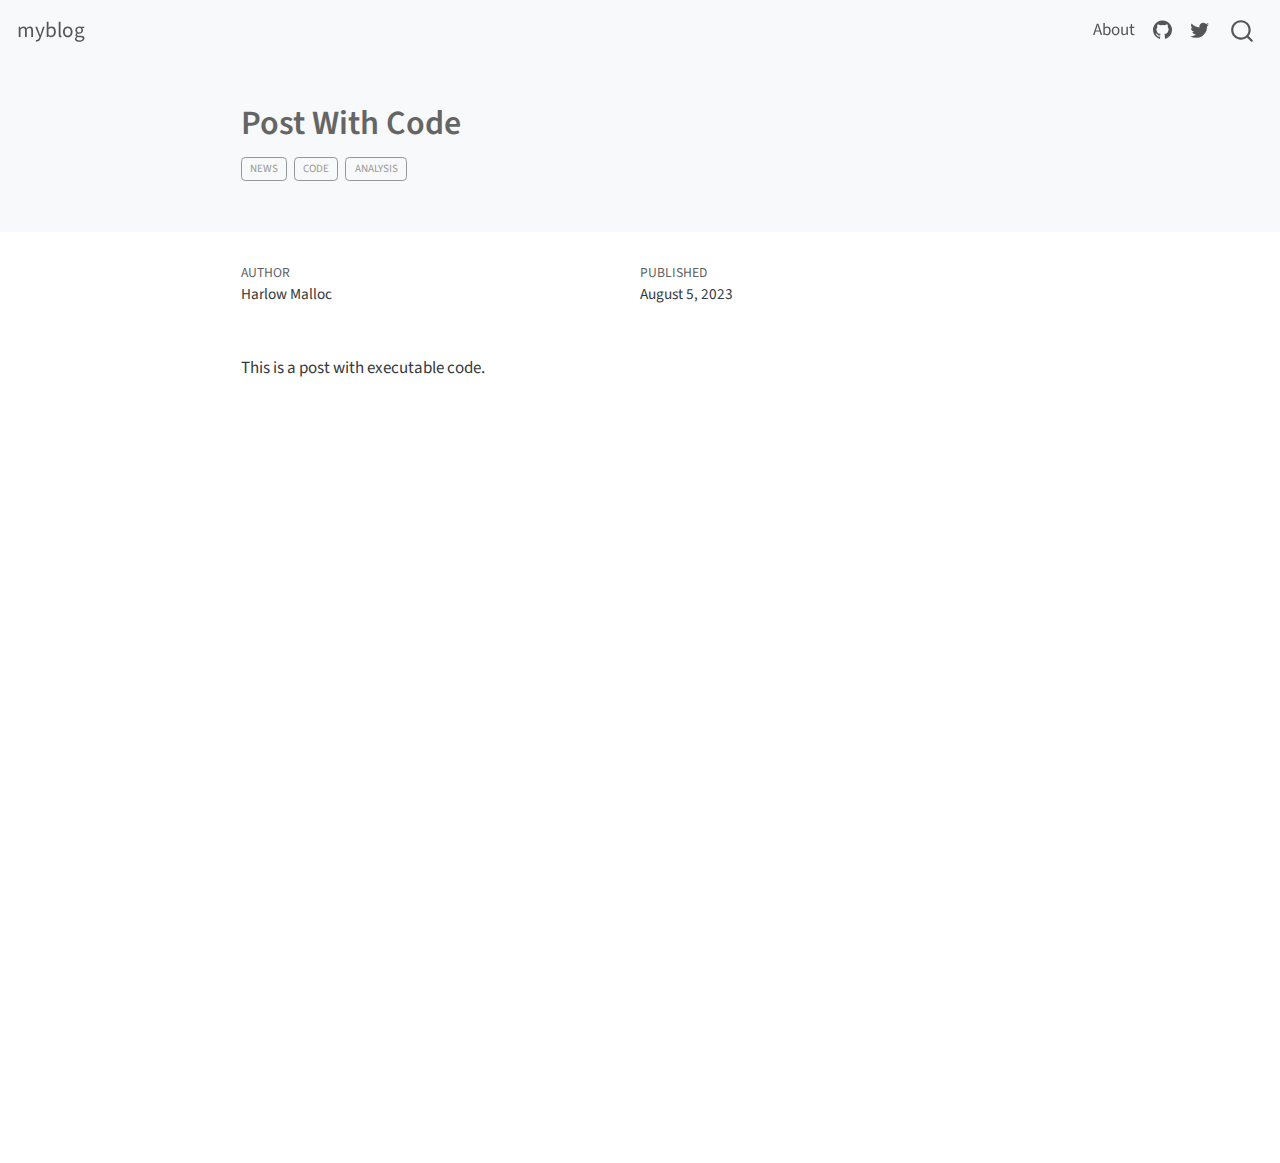
<file: posts/post-with-code/index.html>
<!DOCTYPE html>
<html xmlns="http://www.w3.org/1999/xhtml" lang="en" xml:lang="en"><head>

<meta charset="utf-8">
<meta name="generator" content="quarto-1.3.433">

<meta name="viewport" content="width=device-width, initial-scale=1.0, user-scalable=yes">

<meta name="author" content="Harlow Malloc">
<meta name="dcterms.date" content="2023-08-05">

<title>myblog - Post With Code</title>
<style>
code{white-space: pre-wrap;}
span.smallcaps{font-variant: small-caps;}
div.columns{display: flex; gap: min(4vw, 1.5em);}
div.column{flex: auto; overflow-x: auto;}
div.hanging-indent{margin-left: 1.5em; text-indent: -1.5em;}
ul.task-list{list-style: none;}
ul.task-list li input[type="checkbox"] {
  width: 0.8em;
  margin: 0 0.8em 0.2em -1em; /* quarto-specific, see https://github.com/quarto-dev/quarto-cli/issues/4556 */ 
  vertical-align: middle;
}
</style>


<script src="../../site_libs/quarto-nav/quarto-nav.js"></script>
<script src="../../site_libs/quarto-nav/headroom.min.js"></script>
<script src="../../site_libs/clipboard/clipboard.min.js"></script>
<script src="../../site_libs/quarto-search/autocomplete.umd.js"></script>
<script src="../../site_libs/quarto-search/fuse.min.js"></script>
<script src="../../site_libs/quarto-search/quarto-search.js"></script>
<meta name="quarto:offset" content="../../">
<script src="../../site_libs/quarto-html/quarto.js"></script>
<script src="../../site_libs/quarto-html/popper.min.js"></script>
<script src="../../site_libs/quarto-html/tippy.umd.min.js"></script>
<script src="../../site_libs/quarto-html/anchor.min.js"></script>
<link href="../../site_libs/quarto-html/tippy.css" rel="stylesheet">
<link href="../../site_libs/quarto-html/quarto-syntax-highlighting.css" rel="stylesheet" id="quarto-text-highlighting-styles">
<script src="../../site_libs/bootstrap/bootstrap.min.js"></script>
<link href="../../site_libs/bootstrap/bootstrap-icons.css" rel="stylesheet">
<link href="../../site_libs/bootstrap/bootstrap.min.css" rel="stylesheet" id="quarto-bootstrap" data-mode="light">
<script id="quarto-search-options" type="application/json">{
  "location": "navbar",
  "copy-button": false,
  "collapse-after": 3,
  "panel-placement": "end",
  "type": "overlay",
  "limit": 20,
  "language": {
    "search-no-results-text": "No results",
    "search-matching-documents-text": "matching documents",
    "search-copy-link-title": "Copy link to search",
    "search-hide-matches-text": "Hide additional matches",
    "search-more-match-text": "more match in this document",
    "search-more-matches-text": "more matches in this document",
    "search-clear-button-title": "Clear",
    "search-detached-cancel-button-title": "Cancel",
    "search-submit-button-title": "Submit",
    "search-label": "Search"
  }
}</script>


<link rel="stylesheet" href="../../styles.css">
</head>

<body class="nav-fixed fullcontent">

<div id="quarto-search-results"></div>
  <header id="quarto-header" class="headroom fixed-top">
    <nav class="navbar navbar-expand-lg navbar-dark ">
      <div class="navbar-container container-fluid">
      <div class="navbar-brand-container">
    <a class="navbar-brand" href="../../index.html">
    <span class="navbar-title">myblog</span>
    </a>
  </div>
            <div id="quarto-search" class="" title="Search"></div>
          <button class="navbar-toggler" type="button" data-bs-toggle="collapse" data-bs-target="#navbarCollapse" aria-controls="navbarCollapse" aria-expanded="false" aria-label="Toggle navigation" onclick="if (window.quartoToggleHeadroom) { window.quartoToggleHeadroom(); }">
  <span class="navbar-toggler-icon"></span>
</button>
          <div class="collapse navbar-collapse" id="navbarCollapse">
            <ul class="navbar-nav navbar-nav-scroll ms-auto">
  <li class="nav-item">
    <a class="nav-link" href="../../about.html" rel="" target="">
 <span class="menu-text">About</span></a>
  </li>  
  <li class="nav-item compact">
    <a class="nav-link" href="https://github.com/" rel="" target=""><i class="bi bi-github" role="img">
</i> 
 <span class="menu-text"></span></a>
  </li>  
  <li class="nav-item compact">
    <a class="nav-link" href="https://twitter.com" rel="" target=""><i class="bi bi-twitter" role="img">
</i> 
 <span class="menu-text"></span></a>
  </li>  
</ul>
            <div class="quarto-navbar-tools">
</div>
          </div> <!-- /navcollapse -->
      </div> <!-- /container-fluid -->
    </nav>
</header>
<!-- content -->
<header id="title-block-header" class="quarto-title-block default page-columns page-full">
  <div class="quarto-title-banner page-columns page-full">
    <div class="quarto-title column-body">
      <h1 class="title">Post With Code</h1>
                                <div class="quarto-categories">
                <div class="quarto-category">news</div>
                <div class="quarto-category">code</div>
                <div class="quarto-category">analysis</div>
              </div>
                  </div>
  </div>
    
  
  <div class="quarto-title-meta">

      <div>
      <div class="quarto-title-meta-heading">Author</div>
      <div class="quarto-title-meta-contents">
               <p>Harlow Malloc </p>
            </div>
    </div>
      
      <div>
      <div class="quarto-title-meta-heading">Published</div>
      <div class="quarto-title-meta-contents">
        <p class="date">August 5, 2023</p>
      </div>
    </div>
    
      
    </div>
    
  
  </header><div id="quarto-content" class="quarto-container page-columns page-rows-contents page-layout-article page-navbar">
<!-- sidebar -->
<!-- margin-sidebar -->
    
<!-- main -->
<main class="content quarto-banner-title-block" id="quarto-document-content">




<p>This is a post with executable code.</p>



</main> <!-- /main -->
<script id="quarto-html-after-body" type="application/javascript">
window.document.addEventListener("DOMContentLoaded", function (event) {
  const toggleBodyColorMode = (bsSheetEl) => {
    const mode = bsSheetEl.getAttribute("data-mode");
    const bodyEl = window.document.querySelector("body");
    if (mode === "dark") {
      bodyEl.classList.add("quarto-dark");
      bodyEl.classList.remove("quarto-light");
    } else {
      bodyEl.classList.add("quarto-light");
      bodyEl.classList.remove("quarto-dark");
    }
  }
  const toggleBodyColorPrimary = () => {
    const bsSheetEl = window.document.querySelector("link#quarto-bootstrap");
    if (bsSheetEl) {
      toggleBodyColorMode(bsSheetEl);
    }
  }
  toggleBodyColorPrimary();  
  const icon = "";
  const anchorJS = new window.AnchorJS();
  anchorJS.options = {
    placement: 'right',
    icon: icon
  };
  anchorJS.add('.anchored');
  const isCodeAnnotation = (el) => {
    for (const clz of el.classList) {
      if (clz.startsWith('code-annotation-')) {                     
        return true;
      }
    }
    return false;
  }
  const clipboard = new window.ClipboardJS('.code-copy-button', {
    text: function(trigger) {
      const codeEl = trigger.previousElementSibling.cloneNode(true);
      for (const childEl of codeEl.children) {
        if (isCodeAnnotation(childEl)) {
          childEl.remove();
        }
      }
      return codeEl.innerText;
    }
  });
  clipboard.on('success', function(e) {
    // button target
    const button = e.trigger;
    // don't keep focus
    button.blur();
    // flash "checked"
    button.classList.add('code-copy-button-checked');
    var currentTitle = button.getAttribute("title");
    button.setAttribute("title", "Copied!");
    let tooltip;
    if (window.bootstrap) {
      button.setAttribute("data-bs-toggle", "tooltip");
      button.setAttribute("data-bs-placement", "left");
      button.setAttribute("data-bs-title", "Copied!");
      tooltip = new bootstrap.Tooltip(button, 
        { trigger: "manual", 
          customClass: "code-copy-button-tooltip",
          offset: [0, -8]});
      tooltip.show();    
    }
    setTimeout(function() {
      if (tooltip) {
        tooltip.hide();
        button.removeAttribute("data-bs-title");
        button.removeAttribute("data-bs-toggle");
        button.removeAttribute("data-bs-placement");
      }
      button.setAttribute("title", currentTitle);
      button.classList.remove('code-copy-button-checked');
    }, 1000);
    // clear code selection
    e.clearSelection();
  });
  function tippyHover(el, contentFn) {
    const config = {
      allowHTML: true,
      content: contentFn,
      maxWidth: 500,
      delay: 100,
      arrow: false,
      appendTo: function(el) {
          return el.parentElement;
      },
      interactive: true,
      interactiveBorder: 10,
      theme: 'quarto',
      placement: 'bottom-start'
    };
    window.tippy(el, config); 
  }
  const noterefs = window.document.querySelectorAll('a[role="doc-noteref"]');
  for (var i=0; i<noterefs.length; i++) {
    const ref = noterefs[i];
    tippyHover(ref, function() {
      // use id or data attribute instead here
      let href = ref.getAttribute('data-footnote-href') || ref.getAttribute('href');
      try { href = new URL(href).hash; } catch {}
      const id = href.replace(/^#\/?/, "");
      const note = window.document.getElementById(id);
      return note.innerHTML;
    });
  }
      let selectedAnnoteEl;
      const selectorForAnnotation = ( cell, annotation) => {
        let cellAttr = 'data-code-cell="' + cell + '"';
        let lineAttr = 'data-code-annotation="' +  annotation + '"';
        const selector = 'span[' + cellAttr + '][' + lineAttr + ']';
        return selector;
      }
      const selectCodeLines = (annoteEl) => {
        const doc = window.document;
        const targetCell = annoteEl.getAttribute("data-target-cell");
        const targetAnnotation = annoteEl.getAttribute("data-target-annotation");
        const annoteSpan = window.document.querySelector(selectorForAnnotation(targetCell, targetAnnotation));
        const lines = annoteSpan.getAttribute("data-code-lines").split(",");
        const lineIds = lines.map((line) => {
          return targetCell + "-" + line;
        })
        let top = null;
        let height = null;
        let parent = null;
        if (lineIds.length > 0) {
            //compute the position of the single el (top and bottom and make a div)
            const el = window.document.getElementById(lineIds[0]);
            top = el.offsetTop;
            height = el.offsetHeight;
            parent = el.parentElement.parentElement;
          if (lineIds.length > 1) {
            const lastEl = window.document.getElementById(lineIds[lineIds.length - 1]);
            const bottom = lastEl.offsetTop + lastEl.offsetHeight;
            height = bottom - top;
          }
          if (top !== null && height !== null && parent !== null) {
            // cook up a div (if necessary) and position it 
            let div = window.document.getElementById("code-annotation-line-highlight");
            if (div === null) {
              div = window.document.createElement("div");
              div.setAttribute("id", "code-annotation-line-highlight");
              div.style.position = 'absolute';
              parent.appendChild(div);
            }
            div.style.top = top - 2 + "px";
            div.style.height = height + 4 + "px";
            let gutterDiv = window.document.getElementById("code-annotation-line-highlight-gutter");
            if (gutterDiv === null) {
              gutterDiv = window.document.createElement("div");
              gutterDiv.setAttribute("id", "code-annotation-line-highlight-gutter");
              gutterDiv.style.position = 'absolute';
              const codeCell = window.document.getElementById(targetCell);
              const gutter = codeCell.querySelector('.code-annotation-gutter');
              gutter.appendChild(gutterDiv);
            }
            gutterDiv.style.top = top - 2 + "px";
            gutterDiv.style.height = height + 4 + "px";
          }
          selectedAnnoteEl = annoteEl;
        }
      };
      const unselectCodeLines = () => {
        const elementsIds = ["code-annotation-line-highlight", "code-annotation-line-highlight-gutter"];
        elementsIds.forEach((elId) => {
          const div = window.document.getElementById(elId);
          if (div) {
            div.remove();
          }
        });
        selectedAnnoteEl = undefined;
      };
      // Attach click handler to the DT
      const annoteDls = window.document.querySelectorAll('dt[data-target-cell]');
      for (const annoteDlNode of annoteDls) {
        annoteDlNode.addEventListener('click', (event) => {
          const clickedEl = event.target;
          if (clickedEl !== selectedAnnoteEl) {
            unselectCodeLines();
            const activeEl = window.document.querySelector('dt[data-target-cell].code-annotation-active');
            if (activeEl) {
              activeEl.classList.remove('code-annotation-active');
            }
            selectCodeLines(clickedEl);
            clickedEl.classList.add('code-annotation-active');
          } else {
            // Unselect the line
            unselectCodeLines();
            clickedEl.classList.remove('code-annotation-active');
          }
        });
      }
  const findCites = (el) => {
    const parentEl = el.parentElement;
    if (parentEl) {
      const cites = parentEl.dataset.cites;
      if (cites) {
        return {
          el,
          cites: cites.split(' ')
        };
      } else {
        return findCites(el.parentElement)
      }
    } else {
      return undefined;
    }
  };
  var bibliorefs = window.document.querySelectorAll('a[role="doc-biblioref"]');
  for (var i=0; i<bibliorefs.length; i++) {
    const ref = bibliorefs[i];
    const citeInfo = findCites(ref);
    if (citeInfo) {
      tippyHover(citeInfo.el, function() {
        var popup = window.document.createElement('div');
        citeInfo.cites.forEach(function(cite) {
          var citeDiv = window.document.createElement('div');
          citeDiv.classList.add('hanging-indent');
          citeDiv.classList.add('csl-entry');
          var biblioDiv = window.document.getElementById('ref-' + cite);
          if (biblioDiv) {
            citeDiv.innerHTML = biblioDiv.innerHTML;
          }
          popup.appendChild(citeDiv);
        });
        return popup.innerHTML;
      });
    }
  }
});
</script>
</div> <!-- /content -->



</body></html>
</file>
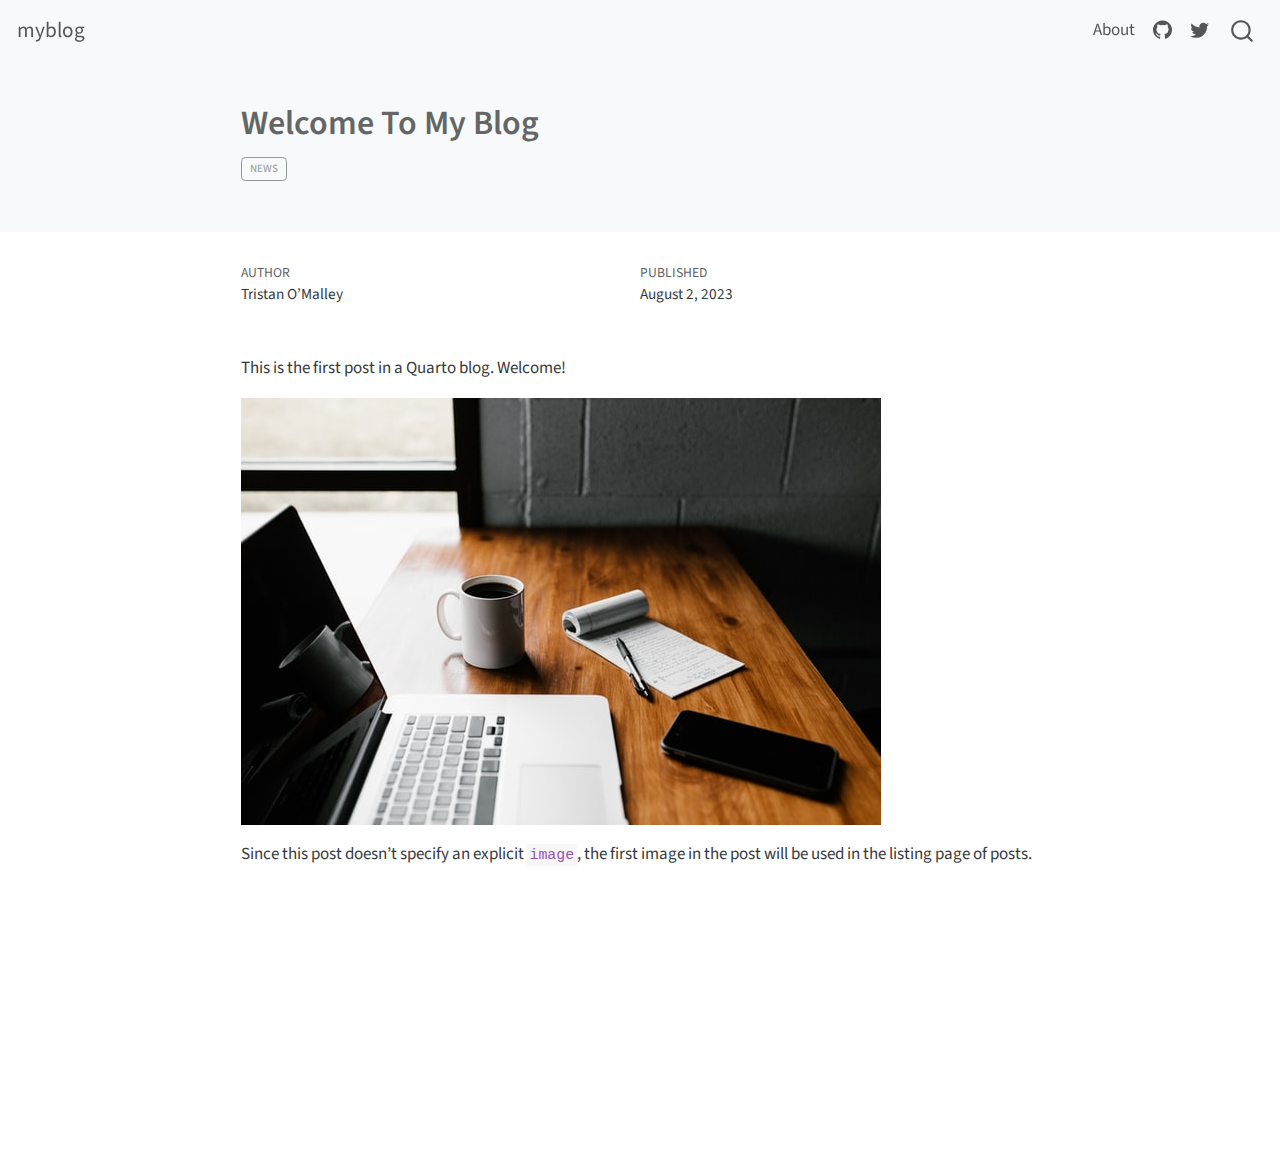
<file: posts/welcome/index.html>
<!DOCTYPE html>
<html xmlns="http://www.w3.org/1999/xhtml" lang="en" xml:lang="en"><head>

<meta charset="utf-8">
<meta name="generator" content="quarto-1.3.433">

<meta name="viewport" content="width=device-width, initial-scale=1.0, user-scalable=yes">

<meta name="author" content="Tristan O’Malley">
<meta name="dcterms.date" content="2023-08-02">

<title>myblog - Welcome To My Blog</title>
<style>
code{white-space: pre-wrap;}
span.smallcaps{font-variant: small-caps;}
div.columns{display: flex; gap: min(4vw, 1.5em);}
div.column{flex: auto; overflow-x: auto;}
div.hanging-indent{margin-left: 1.5em; text-indent: -1.5em;}
ul.task-list{list-style: none;}
ul.task-list li input[type="checkbox"] {
  width: 0.8em;
  margin: 0 0.8em 0.2em -1em; /* quarto-specific, see https://github.com/quarto-dev/quarto-cli/issues/4556 */ 
  vertical-align: middle;
}
</style>


<script src="../../site_libs/quarto-nav/quarto-nav.js"></script>
<script src="../../site_libs/quarto-nav/headroom.min.js"></script>
<script src="../../site_libs/clipboard/clipboard.min.js"></script>
<script src="../../site_libs/quarto-search/autocomplete.umd.js"></script>
<script src="../../site_libs/quarto-search/fuse.min.js"></script>
<script src="../../site_libs/quarto-search/quarto-search.js"></script>
<meta name="quarto:offset" content="../../">
<script src="../../site_libs/quarto-html/quarto.js"></script>
<script src="../../site_libs/quarto-html/popper.min.js"></script>
<script src="../../site_libs/quarto-html/tippy.umd.min.js"></script>
<script src="../../site_libs/quarto-html/anchor.min.js"></script>
<link href="../../site_libs/quarto-html/tippy.css" rel="stylesheet">
<link href="../../site_libs/quarto-html/quarto-syntax-highlighting.css" rel="stylesheet" id="quarto-text-highlighting-styles">
<script src="../../site_libs/bootstrap/bootstrap.min.js"></script>
<link href="../../site_libs/bootstrap/bootstrap-icons.css" rel="stylesheet">
<link href="../../site_libs/bootstrap/bootstrap.min.css" rel="stylesheet" id="quarto-bootstrap" data-mode="light">
<script id="quarto-search-options" type="application/json">{
  "location": "navbar",
  "copy-button": false,
  "collapse-after": 3,
  "panel-placement": "end",
  "type": "overlay",
  "limit": 20,
  "language": {
    "search-no-results-text": "No results",
    "search-matching-documents-text": "matching documents",
    "search-copy-link-title": "Copy link to search",
    "search-hide-matches-text": "Hide additional matches",
    "search-more-match-text": "more match in this document",
    "search-more-matches-text": "more matches in this document",
    "search-clear-button-title": "Clear",
    "search-detached-cancel-button-title": "Cancel",
    "search-submit-button-title": "Submit",
    "search-label": "Search"
  }
}</script>


<link rel="stylesheet" href="../../styles.css">
</head>

<body class="nav-fixed fullcontent">

<div id="quarto-search-results"></div>
  <header id="quarto-header" class="headroom fixed-top">
    <nav class="navbar navbar-expand-lg navbar-dark ">
      <div class="navbar-container container-fluid">
      <div class="navbar-brand-container">
    <a class="navbar-brand" href="../../index.html">
    <span class="navbar-title">myblog</span>
    </a>
  </div>
            <div id="quarto-search" class="" title="Search"></div>
          <button class="navbar-toggler" type="button" data-bs-toggle="collapse" data-bs-target="#navbarCollapse" aria-controls="navbarCollapse" aria-expanded="false" aria-label="Toggle navigation" onclick="if (window.quartoToggleHeadroom) { window.quartoToggleHeadroom(); }">
  <span class="navbar-toggler-icon"></span>
</button>
          <div class="collapse navbar-collapse" id="navbarCollapse">
            <ul class="navbar-nav navbar-nav-scroll ms-auto">
  <li class="nav-item">
    <a class="nav-link" href="../../about.html" rel="" target="">
 <span class="menu-text">About</span></a>
  </li>  
  <li class="nav-item compact">
    <a class="nav-link" href="https://github.com/" rel="" target=""><i class="bi bi-github" role="img">
</i> 
 <span class="menu-text"></span></a>
  </li>  
  <li class="nav-item compact">
    <a class="nav-link" href="https://twitter.com" rel="" target=""><i class="bi bi-twitter" role="img">
</i> 
 <span class="menu-text"></span></a>
  </li>  
</ul>
            <div class="quarto-navbar-tools">
</div>
          </div> <!-- /navcollapse -->
      </div> <!-- /container-fluid -->
    </nav>
</header>
<!-- content -->
<header id="title-block-header" class="quarto-title-block default page-columns page-full">
  <div class="quarto-title-banner page-columns page-full">
    <div class="quarto-title column-body">
      <h1 class="title">Welcome To My Blog</h1>
                                <div class="quarto-categories">
                <div class="quarto-category">news</div>
              </div>
                  </div>
  </div>
    
  
  <div class="quarto-title-meta">

      <div>
      <div class="quarto-title-meta-heading">Author</div>
      <div class="quarto-title-meta-contents">
               <p>Tristan O’Malley </p>
            </div>
    </div>
      
      <div>
      <div class="quarto-title-meta-heading">Published</div>
      <div class="quarto-title-meta-contents">
        <p class="date">August 2, 2023</p>
      </div>
    </div>
    
      
    </div>
    
  
  </header><div id="quarto-content" class="quarto-container page-columns page-rows-contents page-layout-article page-navbar">
<!-- sidebar -->
<!-- margin-sidebar -->
    
<!-- main -->
<main class="content quarto-banner-title-block" id="quarto-document-content">




<p>This is the first post in a Quarto blog. Welcome!</p>
<p><img src="thumbnail.jpg" class="img-fluid"></p>
<p>Since this post doesn’t specify an explicit <code>image</code>, the first image in the post will be used in the listing page of posts.</p>



</main> <!-- /main -->
<script id="quarto-html-after-body" type="application/javascript">
window.document.addEventListener("DOMContentLoaded", function (event) {
  const toggleBodyColorMode = (bsSheetEl) => {
    const mode = bsSheetEl.getAttribute("data-mode");
    const bodyEl = window.document.querySelector("body");
    if (mode === "dark") {
      bodyEl.classList.add("quarto-dark");
      bodyEl.classList.remove("quarto-light");
    } else {
      bodyEl.classList.add("quarto-light");
      bodyEl.classList.remove("quarto-dark");
    }
  }
  const toggleBodyColorPrimary = () => {
    const bsSheetEl = window.document.querySelector("link#quarto-bootstrap");
    if (bsSheetEl) {
      toggleBodyColorMode(bsSheetEl);
    }
  }
  toggleBodyColorPrimary();  
  const icon = "";
  const anchorJS = new window.AnchorJS();
  anchorJS.options = {
    placement: 'right',
    icon: icon
  };
  anchorJS.add('.anchored');
  const isCodeAnnotation = (el) => {
    for (const clz of el.classList) {
      if (clz.startsWith('code-annotation-')) {                     
        return true;
      }
    }
    return false;
  }
  const clipboard = new window.ClipboardJS('.code-copy-button', {
    text: function(trigger) {
      const codeEl = trigger.previousElementSibling.cloneNode(true);
      for (const childEl of codeEl.children) {
        if (isCodeAnnotation(childEl)) {
          childEl.remove();
        }
      }
      return codeEl.innerText;
    }
  });
  clipboard.on('success', function(e) {
    // button target
    const button = e.trigger;
    // don't keep focus
    button.blur();
    // flash "checked"
    button.classList.add('code-copy-button-checked');
    var currentTitle = button.getAttribute("title");
    button.setAttribute("title", "Copied!");
    let tooltip;
    if (window.bootstrap) {
      button.setAttribute("data-bs-toggle", "tooltip");
      button.setAttribute("data-bs-placement", "left");
      button.setAttribute("data-bs-title", "Copied!");
      tooltip = new bootstrap.Tooltip(button, 
        { trigger: "manual", 
          customClass: "code-copy-button-tooltip",
          offset: [0, -8]});
      tooltip.show();    
    }
    setTimeout(function() {
      if (tooltip) {
        tooltip.hide();
        button.removeAttribute("data-bs-title");
        button.removeAttribute("data-bs-toggle");
        button.removeAttribute("data-bs-placement");
      }
      button.setAttribute("title", currentTitle);
      button.classList.remove('code-copy-button-checked');
    }, 1000);
    // clear code selection
    e.clearSelection();
  });
  function tippyHover(el, contentFn) {
    const config = {
      allowHTML: true,
      content: contentFn,
      maxWidth: 500,
      delay: 100,
      arrow: false,
      appendTo: function(el) {
          return el.parentElement;
      },
      interactive: true,
      interactiveBorder: 10,
      theme: 'quarto',
      placement: 'bottom-start'
    };
    window.tippy(el, config); 
  }
  const noterefs = window.document.querySelectorAll('a[role="doc-noteref"]');
  for (var i=0; i<noterefs.length; i++) {
    const ref = noterefs[i];
    tippyHover(ref, function() {
      // use id or data attribute instead here
      let href = ref.getAttribute('data-footnote-href') || ref.getAttribute('href');
      try { href = new URL(href).hash; } catch {}
      const id = href.replace(/^#\/?/, "");
      const note = window.document.getElementById(id);
      return note.innerHTML;
    });
  }
      let selectedAnnoteEl;
      const selectorForAnnotation = ( cell, annotation) => {
        let cellAttr = 'data-code-cell="' + cell + '"';
        let lineAttr = 'data-code-annotation="' +  annotation + '"';
        const selector = 'span[' + cellAttr + '][' + lineAttr + ']';
        return selector;
      }
      const selectCodeLines = (annoteEl) => {
        const doc = window.document;
        const targetCell = annoteEl.getAttribute("data-target-cell");
        const targetAnnotation = annoteEl.getAttribute("data-target-annotation");
        const annoteSpan = window.document.querySelector(selectorForAnnotation(targetCell, targetAnnotation));
        const lines = annoteSpan.getAttribute("data-code-lines").split(",");
        const lineIds = lines.map((line) => {
          return targetCell + "-" + line;
        })
        let top = null;
        let height = null;
        let parent = null;
        if (lineIds.length > 0) {
            //compute the position of the single el (top and bottom and make a div)
            const el = window.document.getElementById(lineIds[0]);
            top = el.offsetTop;
            height = el.offsetHeight;
            parent = el.parentElement.parentElement;
          if (lineIds.length > 1) {
            const lastEl = window.document.getElementById(lineIds[lineIds.length - 1]);
            const bottom = lastEl.offsetTop + lastEl.offsetHeight;
            height = bottom - top;
          }
          if (top !== null && height !== null && parent !== null) {
            // cook up a div (if necessary) and position it 
            let div = window.document.getElementById("code-annotation-line-highlight");
            if (div === null) {
              div = window.document.createElement("div");
              div.setAttribute("id", "code-annotation-line-highlight");
              div.style.position = 'absolute';
              parent.appendChild(div);
            }
            div.style.top = top - 2 + "px";
            div.style.height = height + 4 + "px";
            let gutterDiv = window.document.getElementById("code-annotation-line-highlight-gutter");
            if (gutterDiv === null) {
              gutterDiv = window.document.createElement("div");
              gutterDiv.setAttribute("id", "code-annotation-line-highlight-gutter");
              gutterDiv.style.position = 'absolute';
              const codeCell = window.document.getElementById(targetCell);
              const gutter = codeCell.querySelector('.code-annotation-gutter');
              gutter.appendChild(gutterDiv);
            }
            gutterDiv.style.top = top - 2 + "px";
            gutterDiv.style.height = height + 4 + "px";
          }
          selectedAnnoteEl = annoteEl;
        }
      };
      const unselectCodeLines = () => {
        const elementsIds = ["code-annotation-line-highlight", "code-annotation-line-highlight-gutter"];
        elementsIds.forEach((elId) => {
          const div = window.document.getElementById(elId);
          if (div) {
            div.remove();
          }
        });
        selectedAnnoteEl = undefined;
      };
      // Attach click handler to the DT
      const annoteDls = window.document.querySelectorAll('dt[data-target-cell]');
      for (const annoteDlNode of annoteDls) {
        annoteDlNode.addEventListener('click', (event) => {
          const clickedEl = event.target;
          if (clickedEl !== selectedAnnoteEl) {
            unselectCodeLines();
            const activeEl = window.document.querySelector('dt[data-target-cell].code-annotation-active');
            if (activeEl) {
              activeEl.classList.remove('code-annotation-active');
            }
            selectCodeLines(clickedEl);
            clickedEl.classList.add('code-annotation-active');
          } else {
            // Unselect the line
            unselectCodeLines();
            clickedEl.classList.remove('code-annotation-active');
          }
        });
      }
  const findCites = (el) => {
    const parentEl = el.parentElement;
    if (parentEl) {
      const cites = parentEl.dataset.cites;
      if (cites) {
        return {
          el,
          cites: cites.split(' ')
        };
      } else {
        return findCites(el.parentElement)
      }
    } else {
      return undefined;
    }
  };
  var bibliorefs = window.document.querySelectorAll('a[role="doc-biblioref"]');
  for (var i=0; i<bibliorefs.length; i++) {
    const ref = bibliorefs[i];
    const citeInfo = findCites(ref);
    if (citeInfo) {
      tippyHover(citeInfo.el, function() {
        var popup = window.document.createElement('div');
        citeInfo.cites.forEach(function(cite) {
          var citeDiv = window.document.createElement('div');
          citeDiv.classList.add('hanging-indent');
          citeDiv.classList.add('csl-entry');
          var biblioDiv = window.document.getElementById('ref-' + cite);
          if (biblioDiv) {
            citeDiv.innerHTML = biblioDiv.innerHTML;
          }
          popup.appendChild(citeDiv);
        });
        return popup.innerHTML;
      });
    }
  }
});
</script>
</div> <!-- /content -->



</body></html>
</file>
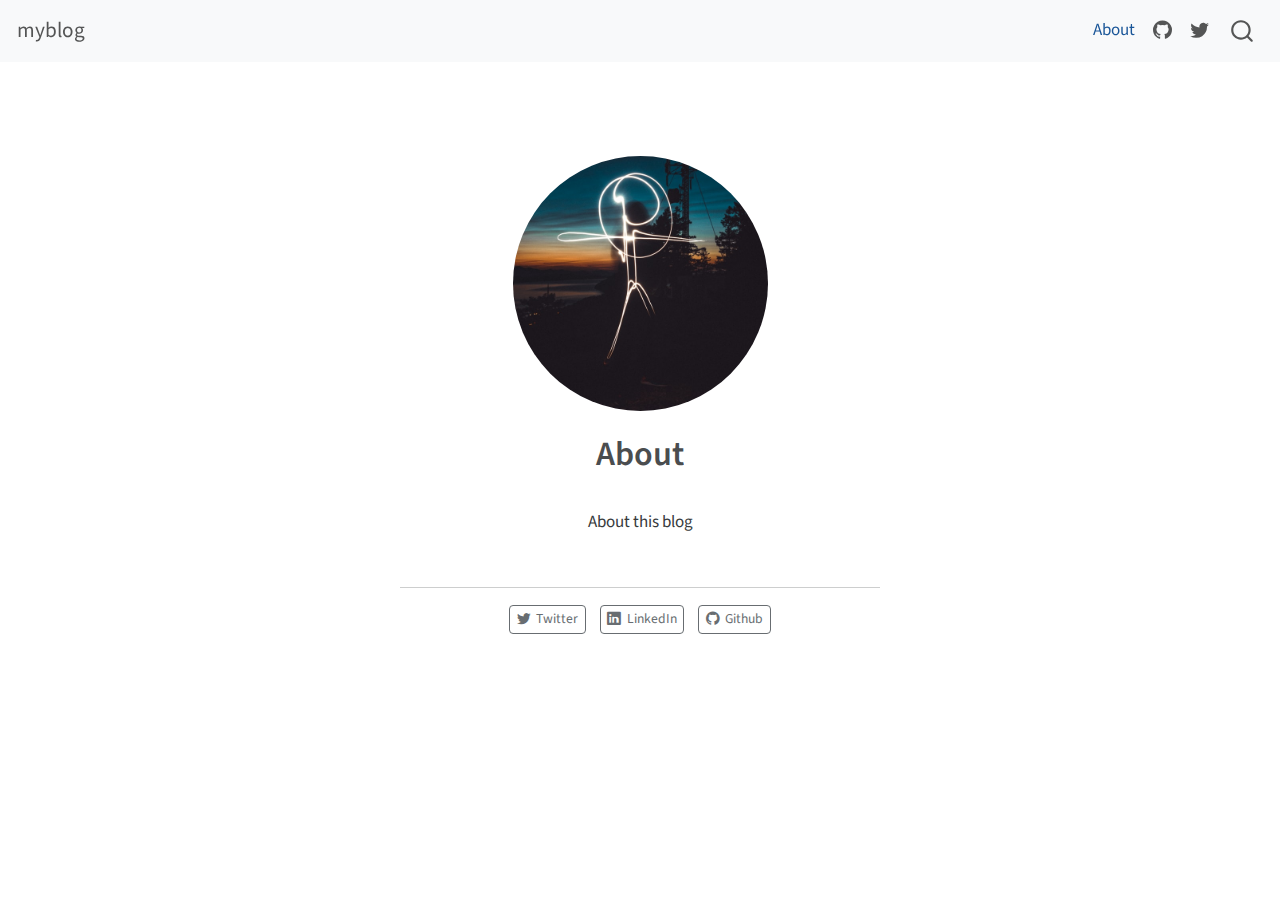
<file: about.html>
<!DOCTYPE html>
<html xmlns="http://www.w3.org/1999/xhtml" lang="en" xml:lang="en"><head>

<meta charset="utf-8">
<meta name="generator" content="quarto-1.3.433">

<meta name="viewport" content="width=device-width, initial-scale=1.0, user-scalable=yes">


<title>myblog - About</title>
<style>
code{white-space: pre-wrap;}
span.smallcaps{font-variant: small-caps;}
div.columns{display: flex; gap: min(4vw, 1.5em);}
div.column{flex: auto; overflow-x: auto;}
div.hanging-indent{margin-left: 1.5em; text-indent: -1.5em;}
ul.task-list{list-style: none;}
ul.task-list li input[type="checkbox"] {
  width: 0.8em;
  margin: 0 0.8em 0.2em -1em; /* quarto-specific, see https://github.com/quarto-dev/quarto-cli/issues/4556 */ 
  vertical-align: middle;
}
</style>


<script src="site_libs/quarto-nav/quarto-nav.js"></script>
<script src="site_libs/quarto-nav/headroom.min.js"></script>
<script src="site_libs/clipboard/clipboard.min.js"></script>
<script src="site_libs/quarto-search/autocomplete.umd.js"></script>
<script src="site_libs/quarto-search/fuse.min.js"></script>
<script src="site_libs/quarto-search/quarto-search.js"></script>
<meta name="quarto:offset" content="./">
<script src="site_libs/quarto-html/quarto.js"></script>
<script src="site_libs/quarto-html/popper.min.js"></script>
<script src="site_libs/quarto-html/tippy.umd.min.js"></script>
<link href="site_libs/quarto-html/tippy.css" rel="stylesheet">
<link href="site_libs/quarto-html/quarto-syntax-highlighting.css" rel="stylesheet" id="quarto-text-highlighting-styles">
<script src="site_libs/bootstrap/bootstrap.min.js"></script>
<link href="site_libs/bootstrap/bootstrap-icons.css" rel="stylesheet">
<link href="site_libs/bootstrap/bootstrap.min.css" rel="stylesheet" id="quarto-bootstrap" data-mode="light">
<script id="quarto-search-options" type="application/json">{
  "location": "navbar",
  "copy-button": false,
  "collapse-after": 3,
  "panel-placement": "end",
  "type": "overlay",
  "limit": 20,
  "language": {
    "search-no-results-text": "No results",
    "search-matching-documents-text": "matching documents",
    "search-copy-link-title": "Copy link to search",
    "search-hide-matches-text": "Hide additional matches",
    "search-more-match-text": "more match in this document",
    "search-more-matches-text": "more matches in this document",
    "search-clear-button-title": "Clear",
    "search-detached-cancel-button-title": "Cancel",
    "search-submit-button-title": "Submit",
    "search-label": "Search"
  }
}</script>


<link rel="stylesheet" href="styles.css">
</head>

<body class="nav-fixed fullcontent">

<div id="quarto-search-results"></div>
  <header id="quarto-header" class="headroom fixed-top">
    <nav class="navbar navbar-expand-lg navbar-dark ">
      <div class="navbar-container container-fluid">
      <div class="navbar-brand-container">
    <a class="navbar-brand" href="./index.html">
    <span class="navbar-title">myblog</span>
    </a>
  </div>
            <div id="quarto-search" class="" title="Search"></div>
          <button class="navbar-toggler" type="button" data-bs-toggle="collapse" data-bs-target="#navbarCollapse" aria-controls="navbarCollapse" aria-expanded="false" aria-label="Toggle navigation" onclick="if (window.quartoToggleHeadroom) { window.quartoToggleHeadroom(); }">
  <span class="navbar-toggler-icon"></span>
</button>
          <div class="collapse navbar-collapse" id="navbarCollapse">
            <ul class="navbar-nav navbar-nav-scroll ms-auto">
  <li class="nav-item">
    <a class="nav-link active" href="./about.html" rel="" target="" aria-current="page">
 <span class="menu-text">About</span></a>
  </li>  
  <li class="nav-item compact">
    <a class="nav-link" href="https://github.com/" rel="" target=""><i class="bi bi-github" role="img">
</i> 
 <span class="menu-text"></span></a>
  </li>  
  <li class="nav-item compact">
    <a class="nav-link" href="https://twitter.com" rel="" target=""><i class="bi bi-twitter" role="img">
</i> 
 <span class="menu-text"></span></a>
  </li>  
</ul>
            <div class="quarto-navbar-tools">
</div>
          </div> <!-- /navcollapse -->
      </div> <!-- /container-fluid -->
    </nav>
</header>
<!-- content -->
<div id="quarto-content" class="quarto-container page-columns page-rows-contents page-layout-article page-navbar">
<!-- sidebar -->
<!-- margin-sidebar -->
    
<!-- main -->
<div class="quarto-about-jolla">
  <img src="profile.jpg" class="about-image
  round " style="height: 15em; width: 15em;">
 <header id="title-block-header" class="quarto-title-block default">
<div class="quarto-title">
<h1 class="title">About</h1>
</div>
<div class="quarto-title-meta">
  </div>
</header><main class="content" id="quarto-document-content">
<p>About this blog</p>


</main> 
  <hr class="about-sep">
   <div class="about-links">
  <a href="https://twitter.com" class="about-link" rel="" target="">
    <i class="bi bi-twitter"></i>
     <span class="about-link-text">Twitter</span>
  </a>
  <a href="https://linkedin.com" class="about-link" rel="" target="">
    <i class="bi bi-linkedin"></i>
     <span class="about-link-text">LinkedIn</span>
  </a>
  <a href="https://github.com" class="about-link" rel="" target="">
    <i class="bi bi-github"></i>
     <span class="about-link-text">Github</span>
  </a>
</div>
</div>
 <!-- /main -->
<script id="quarto-html-after-body" type="application/javascript">
window.document.addEventListener("DOMContentLoaded", function (event) {
  const toggleBodyColorMode = (bsSheetEl) => {
    const mode = bsSheetEl.getAttribute("data-mode");
    const bodyEl = window.document.querySelector("body");
    if (mode === "dark") {
      bodyEl.classList.add("quarto-dark");
      bodyEl.classList.remove("quarto-light");
    } else {
      bodyEl.classList.add("quarto-light");
      bodyEl.classList.remove("quarto-dark");
    }
  }
  const toggleBodyColorPrimary = () => {
    const bsSheetEl = window.document.querySelector("link#quarto-bootstrap");
    if (bsSheetEl) {
      toggleBodyColorMode(bsSheetEl);
    }
  }
  toggleBodyColorPrimary();  
  const isCodeAnnotation = (el) => {
    for (const clz of el.classList) {
      if (clz.startsWith('code-annotation-')) {                     
        return true;
      }
    }
    return false;
  }
  const clipboard = new window.ClipboardJS('.code-copy-button', {
    text: function(trigger) {
      const codeEl = trigger.previousElementSibling.cloneNode(true);
      for (const childEl of codeEl.children) {
        if (isCodeAnnotation(childEl)) {
          childEl.remove();
        }
      }
      return codeEl.innerText;
    }
  });
  clipboard.on('success', function(e) {
    // button target
    const button = e.trigger;
    // don't keep focus
    button.blur();
    // flash "checked"
    button.classList.add('code-copy-button-checked');
    var currentTitle = button.getAttribute("title");
    button.setAttribute("title", "Copied!");
    let tooltip;
    if (window.bootstrap) {
      button.setAttribute("data-bs-toggle", "tooltip");
      button.setAttribute("data-bs-placement", "left");
      button.setAttribute("data-bs-title", "Copied!");
      tooltip = new bootstrap.Tooltip(button, 
        { trigger: "manual", 
          customClass: "code-copy-button-tooltip",
          offset: [0, -8]});
      tooltip.show();    
    }
    setTimeout(function() {
      if (tooltip) {
        tooltip.hide();
        button.removeAttribute("data-bs-title");
        button.removeAttribute("data-bs-toggle");
        button.removeAttribute("data-bs-placement");
      }
      button.setAttribute("title", currentTitle);
      button.classList.remove('code-copy-button-checked');
    }, 1000);
    // clear code selection
    e.clearSelection();
  });
  function tippyHover(el, contentFn) {
    const config = {
      allowHTML: true,
      content: contentFn,
      maxWidth: 500,
      delay: 100,
      arrow: false,
      appendTo: function(el) {
          return el.parentElement;
      },
      interactive: true,
      interactiveBorder: 10,
      theme: 'quarto',
      placement: 'bottom-start'
    };
    window.tippy(el, config); 
  }
  const noterefs = window.document.querySelectorAll('a[role="doc-noteref"]');
  for (var i=0; i<noterefs.length; i++) {
    const ref = noterefs[i];
    tippyHover(ref, function() {
      // use id or data attribute instead here
      let href = ref.getAttribute('data-footnote-href') || ref.getAttribute('href');
      try { href = new URL(href).hash; } catch {}
      const id = href.replace(/^#\/?/, "");
      const note = window.document.getElementById(id);
      return note.innerHTML;
    });
  }
      let selectedAnnoteEl;
      const selectorForAnnotation = ( cell, annotation) => {
        let cellAttr = 'data-code-cell="' + cell + '"';
        let lineAttr = 'data-code-annotation="' +  annotation + '"';
        const selector = 'span[' + cellAttr + '][' + lineAttr + ']';
        return selector;
      }
      const selectCodeLines = (annoteEl) => {
        const doc = window.document;
        const targetCell = annoteEl.getAttribute("data-target-cell");
        const targetAnnotation = annoteEl.getAttribute("data-target-annotation");
        const annoteSpan = window.document.querySelector(selectorForAnnotation(targetCell, targetAnnotation));
        const lines = annoteSpan.getAttribute("data-code-lines").split(",");
        const lineIds = lines.map((line) => {
          return targetCell + "-" + line;
        })
        let top = null;
        let height = null;
        let parent = null;
        if (lineIds.length > 0) {
            //compute the position of the single el (top and bottom and make a div)
            const el = window.document.getElementById(lineIds[0]);
            top = el.offsetTop;
            height = el.offsetHeight;
            parent = el.parentElement.parentElement;
          if (lineIds.length > 1) {
            const lastEl = window.document.getElementById(lineIds[lineIds.length - 1]);
            const bottom = lastEl.offsetTop + lastEl.offsetHeight;
            height = bottom - top;
          }
          if (top !== null && height !== null && parent !== null) {
            // cook up a div (if necessary) and position it 
            let div = window.document.getElementById("code-annotation-line-highlight");
            if (div === null) {
              div = window.document.createElement("div");
              div.setAttribute("id", "code-annotation-line-highlight");
              div.style.position = 'absolute';
              parent.appendChild(div);
            }
            div.style.top = top - 2 + "px";
            div.style.height = height + 4 + "px";
            let gutterDiv = window.document.getElementById("code-annotation-line-highlight-gutter");
            if (gutterDiv === null) {
              gutterDiv = window.document.createElement("div");
              gutterDiv.setAttribute("id", "code-annotation-line-highlight-gutter");
              gutterDiv.style.position = 'absolute';
              const codeCell = window.document.getElementById(targetCell);
              const gutter = codeCell.querySelector('.code-annotation-gutter');
              gutter.appendChild(gutterDiv);
            }
            gutterDiv.style.top = top - 2 + "px";
            gutterDiv.style.height = height + 4 + "px";
          }
          selectedAnnoteEl = annoteEl;
        }
      };
      const unselectCodeLines = () => {
        const elementsIds = ["code-annotation-line-highlight", "code-annotation-line-highlight-gutter"];
        elementsIds.forEach((elId) => {
          const div = window.document.getElementById(elId);
          if (div) {
            div.remove();
          }
        });
        selectedAnnoteEl = undefined;
      };
      // Attach click handler to the DT
      const annoteDls = window.document.querySelectorAll('dt[data-target-cell]');
      for (const annoteDlNode of annoteDls) {
        annoteDlNode.addEventListener('click', (event) => {
          const clickedEl = event.target;
          if (clickedEl !== selectedAnnoteEl) {
            unselectCodeLines();
            const activeEl = window.document.querySelector('dt[data-target-cell].code-annotation-active');
            if (activeEl) {
              activeEl.classList.remove('code-annotation-active');
            }
            selectCodeLines(clickedEl);
            clickedEl.classList.add('code-annotation-active');
          } else {
            // Unselect the line
            unselectCodeLines();
            clickedEl.classList.remove('code-annotation-active');
          }
        });
      }
  const findCites = (el) => {
    const parentEl = el.parentElement;
    if (parentEl) {
      const cites = parentEl.dataset.cites;
      if (cites) {
        return {
          el,
          cites: cites.split(' ')
        };
      } else {
        return findCites(el.parentElement)
      }
    } else {
      return undefined;
    }
  };
  var bibliorefs = window.document.querySelectorAll('a[role="doc-biblioref"]');
  for (var i=0; i<bibliorefs.length; i++) {
    const ref = bibliorefs[i];
    const citeInfo = findCites(ref);
    if (citeInfo) {
      tippyHover(citeInfo.el, function() {
        var popup = window.document.createElement('div');
        citeInfo.cites.forEach(function(cite) {
          var citeDiv = window.document.createElement('div');
          citeDiv.classList.add('hanging-indent');
          citeDiv.classList.add('csl-entry');
          var biblioDiv = window.document.getElementById('ref-' + cite);
          if (biblioDiv) {
            citeDiv.innerHTML = biblioDiv.innerHTML;
          }
          popup.appendChild(citeDiv);
        });
        return popup.innerHTML;
      });
    }
  }
});
</script>
</div> <!-- /content -->



</body></html>
</file>
<file: site_libs/quarto-html/tippy.css>
.tippy-box[data-animation=fade][data-state=hidden]{opacity:0}[data-tippy-root]{max-width:calc(100vw - 10px)}.tippy-box{position:relative;background-color:#333;color:#fff;border-radius:4px;font-size:14px;line-height:1.4;white-space:normal;outline:0;transition-property:transform,visibility,opacity}.tippy-box[data-placement^=top]>.tippy-arrow{bottom:0}.tippy-box[data-placement^=top]>.tippy-arrow:before{bottom:-7px;left:0;border-width:8px 8px 0;border-top-color:initial;transform-origin:center top}.tippy-box[data-placement^=bottom]>.tippy-arrow{top:0}.tippy-box[data-placement^=bottom]>.tippy-arrow:before{top:-7px;left:0;border-width:0 8px 8px;border-bottom-color:initial;transform-origin:center bottom}.tippy-box[data-placement^=left]>.tippy-arrow{right:0}.tippy-box[data-placement^=left]>.tippy-arrow:before{border-width:8px 0 8px 8px;border-left-color:initial;right:-7px;transform-origin:center left}.tippy-box[data-placement^=right]>.tippy-arrow{left:0}.tippy-box[data-placement^=right]>.tippy-arrow:before{left:-7px;border-width:8px 8px 8px 0;border-right-color:initial;transform-origin:center right}.tippy-box[data-inertia][data-state=visible]{transition-timing-function:cubic-bezier(.54,1.5,.38,1.11)}.tippy-arrow{width:16px;height:16px;color:#333}.tippy-arrow:before{content:"";position:absolute;border-color:transparent;border-style:solid}.tippy-content{position:relative;padding:5px 9px;z-index:1}
</file>
<file: site_libs/quarto-html/quarto-syntax-highlighting.css>
/* quarto syntax highlight colors */
:root {
  --quarto-hl-ot-color: #003B4F;
  --quarto-hl-at-color: #657422;
  --quarto-hl-ss-color: #20794D;
  --quarto-hl-an-color: #5E5E5E;
  --quarto-hl-fu-color: #4758AB;
  --quarto-hl-st-color: #20794D;
  --quarto-hl-cf-color: #003B4F;
  --quarto-hl-op-color: #5E5E5E;
  --quarto-hl-er-color: #AD0000;
  --quarto-hl-bn-color: #AD0000;
  --quarto-hl-al-color: #AD0000;
  --quarto-hl-va-color: #111111;
  --quarto-hl-bu-color: inherit;
  --quarto-hl-ex-color: inherit;
  --quarto-hl-pp-color: #AD0000;
  --quarto-hl-in-color: #5E5E5E;
  --quarto-hl-vs-color: #20794D;
  --quarto-hl-wa-color: #5E5E5E;
  --quarto-hl-do-color: #5E5E5E;
  --quarto-hl-im-color: #00769E;
  --quarto-hl-ch-color: #20794D;
  --quarto-hl-dt-color: #AD0000;
  --quarto-hl-fl-color: #AD0000;
  --quarto-hl-co-color: #5E5E5E;
  --quarto-hl-cv-color: #5E5E5E;
  --quarto-hl-cn-color: #8f5902;
  --quarto-hl-sc-color: #5E5E5E;
  --quarto-hl-dv-color: #AD0000;
  --quarto-hl-kw-color: #003B4F;
}

/* other quarto variables */
:root {
  --quarto-font-monospace: SFMono-Regular, Menlo, Monaco, Consolas, "Liberation Mono", "Courier New", monospace;
}

pre > code.sourceCode > span {
  color: #003B4F;
}

code span {
  color: #003B4F;
}

code.sourceCode > span {
  color: #003B4F;
}

div.sourceCode,
div.sourceCode pre.sourceCode {
  color: #003B4F;
}

code span.ot {
  color: #003B4F;
  font-style: inherit;
}

code span.at {
  color: #657422;
  font-style: inherit;
}

code span.ss {
  color: #20794D;
  font-style: inherit;
}

code span.an {
  color: #5E5E5E;
  font-style: inherit;
}

code span.fu {
  color: #4758AB;
  font-style: inherit;
}

code span.st {
  color: #20794D;
  font-style: inherit;
}

code span.cf {
  color: #003B4F;
  font-style: inherit;
}

code span.op {
  color: #5E5E5E;
  font-style: inherit;
}

code span.er {
  color: #AD0000;
  font-style: inherit;
}

code span.bn {
  color: #AD0000;
  font-style: inherit;
}

code span.al {
  color: #AD0000;
  font-style: inherit;
}

code span.va {
  color: #111111;
  font-style: inherit;
}

code span.bu {
  font-style: inherit;
}

code span.ex {
  font-style: inherit;
}

code span.pp {
  color: #AD0000;
  font-style: inherit;
}

code span.in {
  color: #5E5E5E;
  font-style: inherit;
}

code span.vs {
  color: #20794D;
  font-style: inherit;
}

code span.wa {
  color: #5E5E5E;
  font-style: italic;
}

code span.do {
  color: #5E5E5E;
  font-style: italic;
}

code span.im {
  color: #00769E;
  font-style: inherit;
}

code span.ch {
  color: #20794D;
  font-style: inherit;
}

code span.dt {
  color: #AD0000;
  font-style: inherit;
}

code span.fl {
  color: #AD0000;
  font-style: inherit;
}

code span.co {
  color: #5E5E5E;
  font-style: inherit;
}

code span.cv {
  color: #5E5E5E;
  font-style: italic;
}

code span.cn {
  color: #8f5902;
  font-style: inherit;
}

code span.sc {
  color: #5E5E5E;
  font-style: inherit;
}

code span.dv {
  color: #AD0000;
  font-style: inherit;
}

code span.kw {
  color: #003B4F;
  font-style: inherit;
}

.prevent-inlining {
  content: "</";
}

/*# sourceMappingURL=debc5d5d77c3f9108843748ff7464032.css.map */
</file>
<file: styles.css>
/* css styles */
/* Comment to deploy */
</file>
